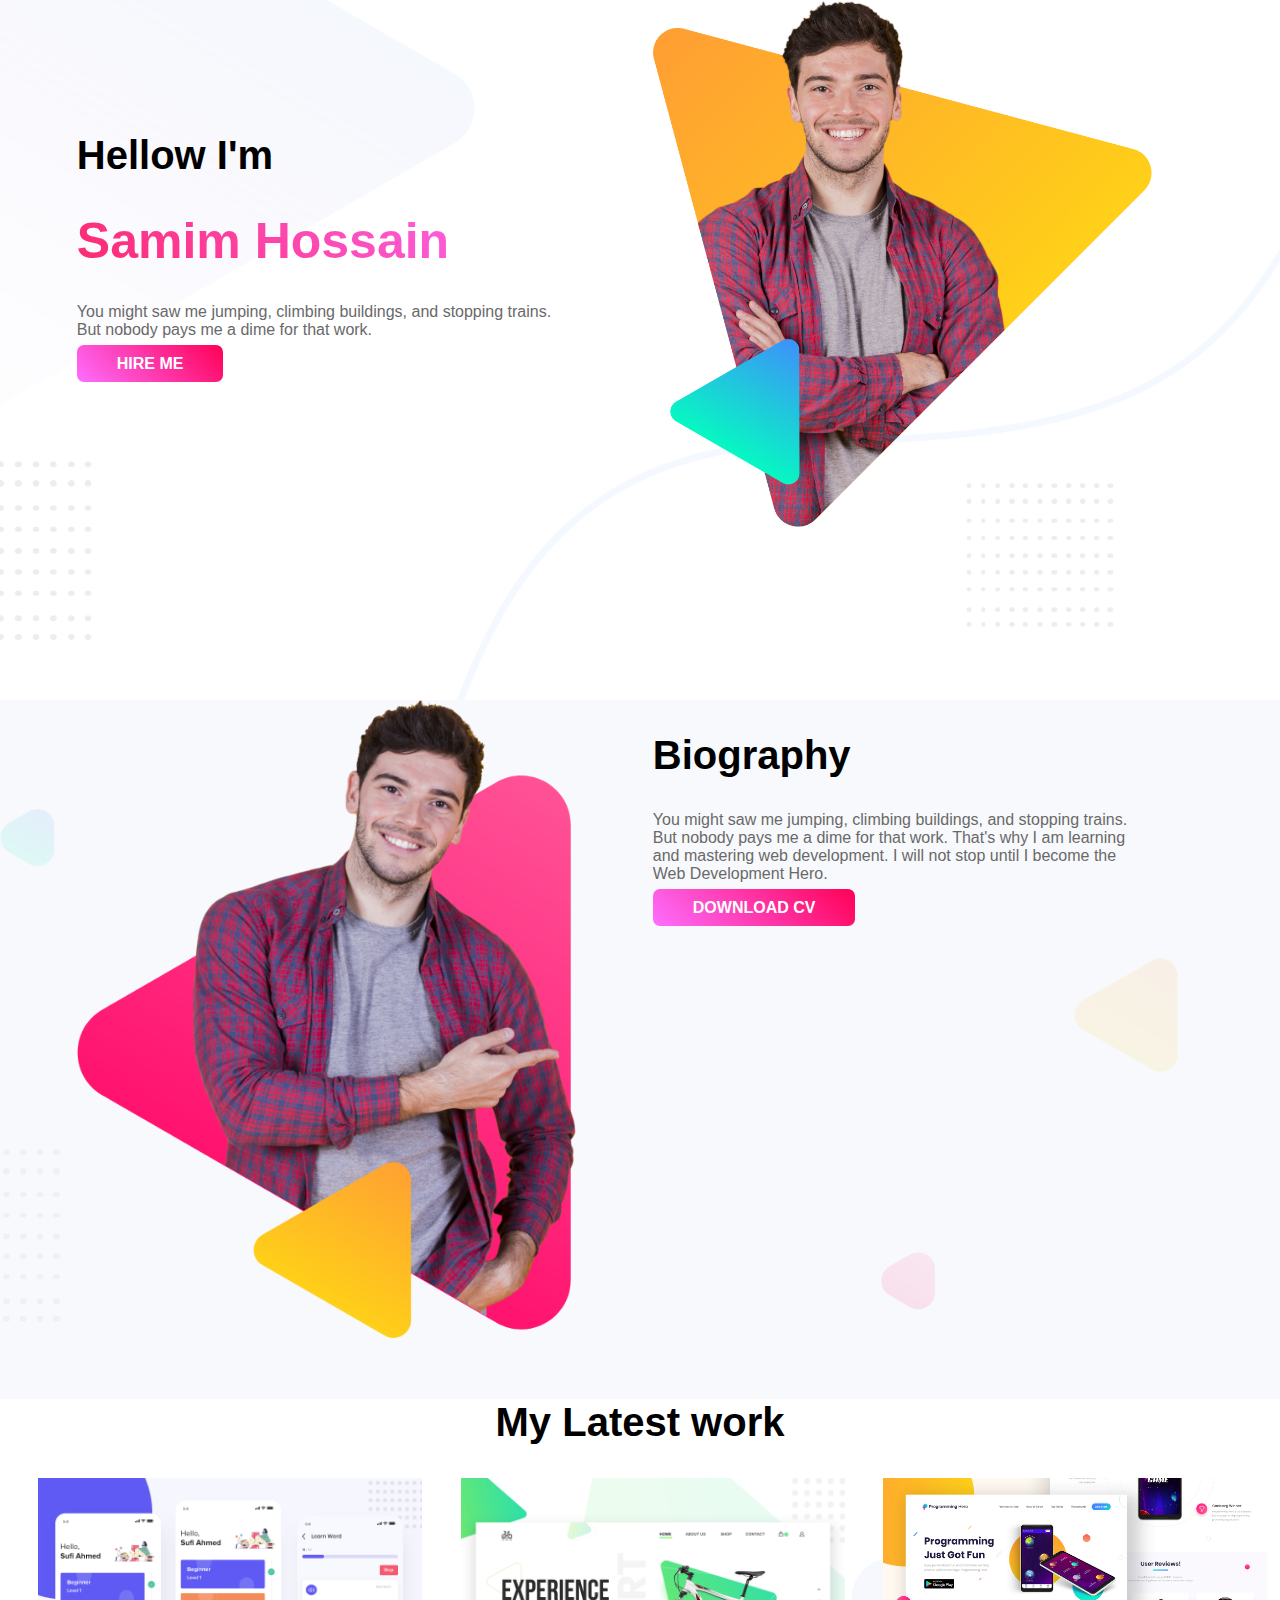
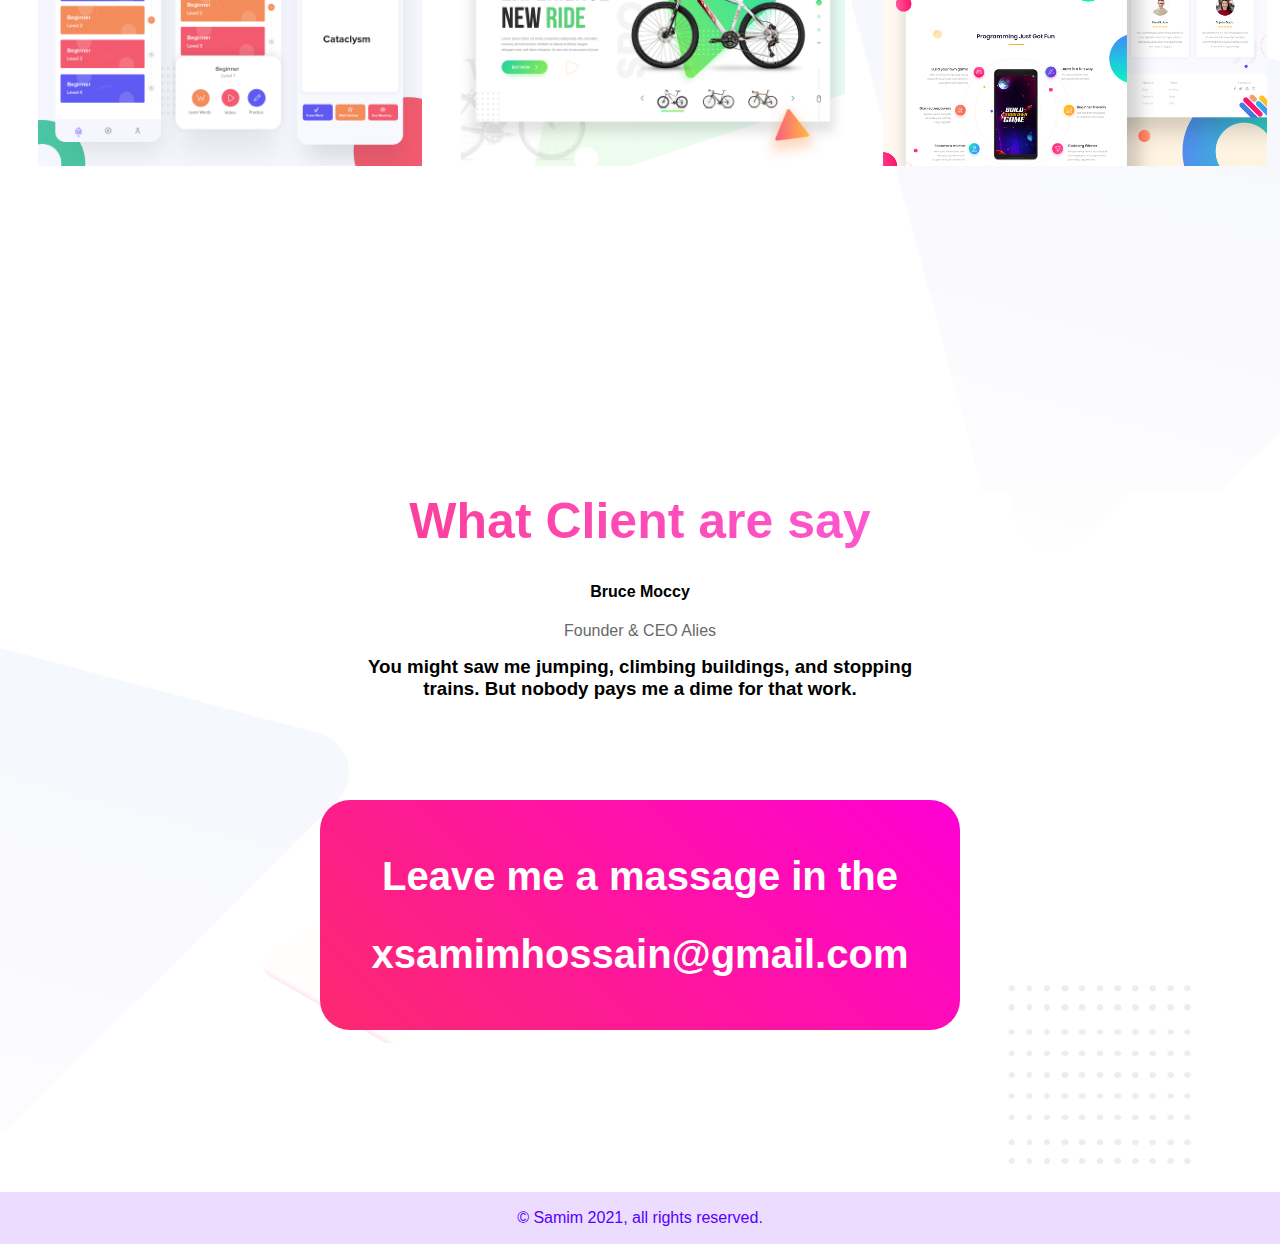
<file: index.html>
<!DOCTYPE html>
<html lang="en">

<head>
    <title>Personal-Website</title>
    <link rel="stylesheet" href="style.css">
    <link rel="shortcut icon" href="icon.png" type="image/x-icon">
</head>

<body>
    <section class="first-section">
        <div class="area para">
            <h2>Hellow I'm</h2>
            <h1>Samim Hossain</h1>
            <p>You might saw me jumping, climbing buildings, and stopping trains. But nobody pays me a dime for that
                work.
            </p>
            <a href="#">HIRE ME</a>
        </div>
        <div class="area">
            <img src="peter.png" alt="">
        </div>
    </section>
    <section class="second-section">
        <div class="area">
            <img src="peter_dream.png" alt="">
        </div>
        <div class="area">
            <h2>Biography</h2>
            <p>
                You might saw me jumping, climbing buildings, and stopping trains. But nobody pays me a dime for that
                work. That's why I am learning and mastering web development. I will not stop until I become the Web
                Development Hero.
            </p>
            <a href="#">DOWNLOAD CV</a>
        </div>
    </section>
    <section class="latest-area">
        <h2>My Latest work</h2>
        <div class="img">
            <img src="latest-work/work-1.png" alt="">
        </div>
        <div class="img">
            <img src="latest-work/work-2.jpg" alt="">
        </div>
        <div class="img">
            <img src="latest-work/work-3.jpg" alt="">
        </div>
    </section>
    <section class="last-section">
        <h1>What Client are say</h1>
        <h4>Bruce Moccy</h4>
        <p>Founder & CEO Alies</p>
        <h3>You might saw me jumping, climbing buildings, and stopping trains. But nobody pays me a dime for that work.
        </h3>
        <div class="last">
            <h2>Leave me a massage in the</h2>
            <h2 class="contact">xsamimhossain@gmail.com</h2>
        </div>
    </section>
    <footer>
        <p>© Samim 2021, all rights reserved.</p>
    </footer>
</body>

</html>
</file>
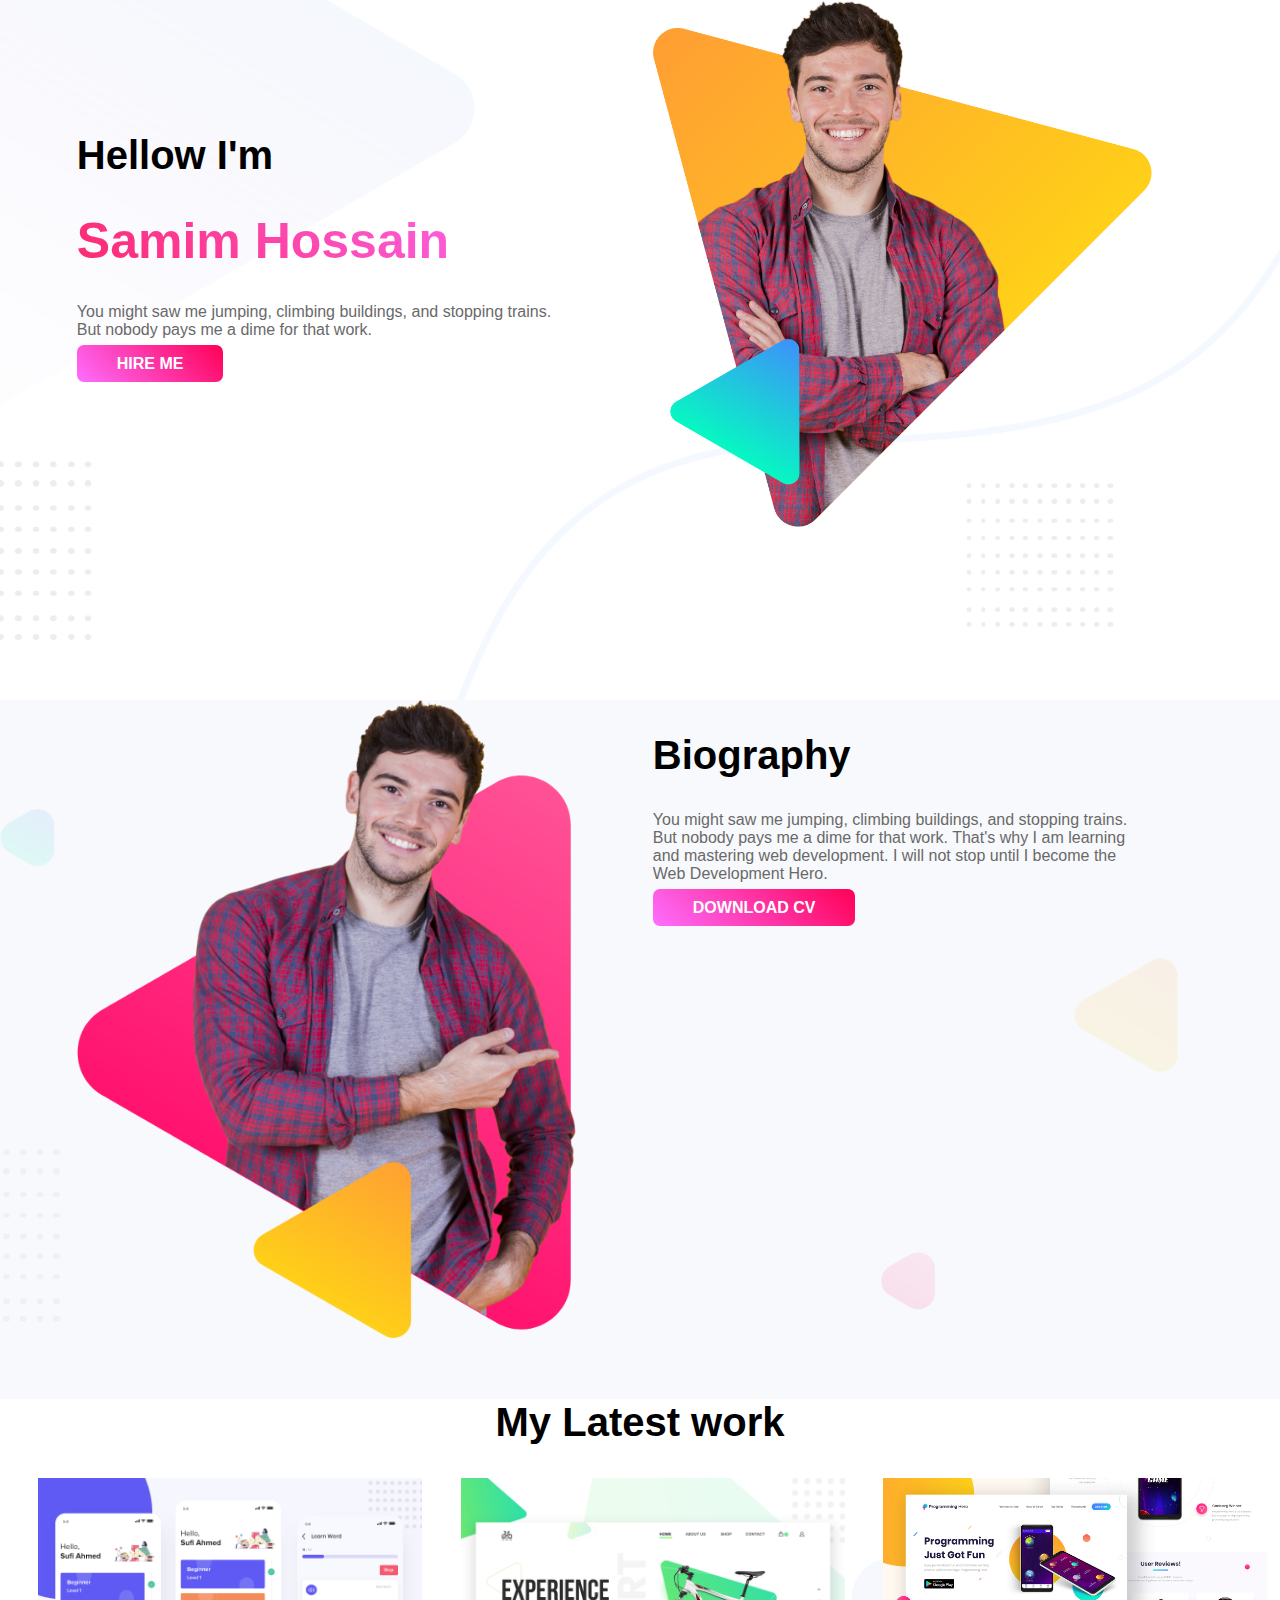
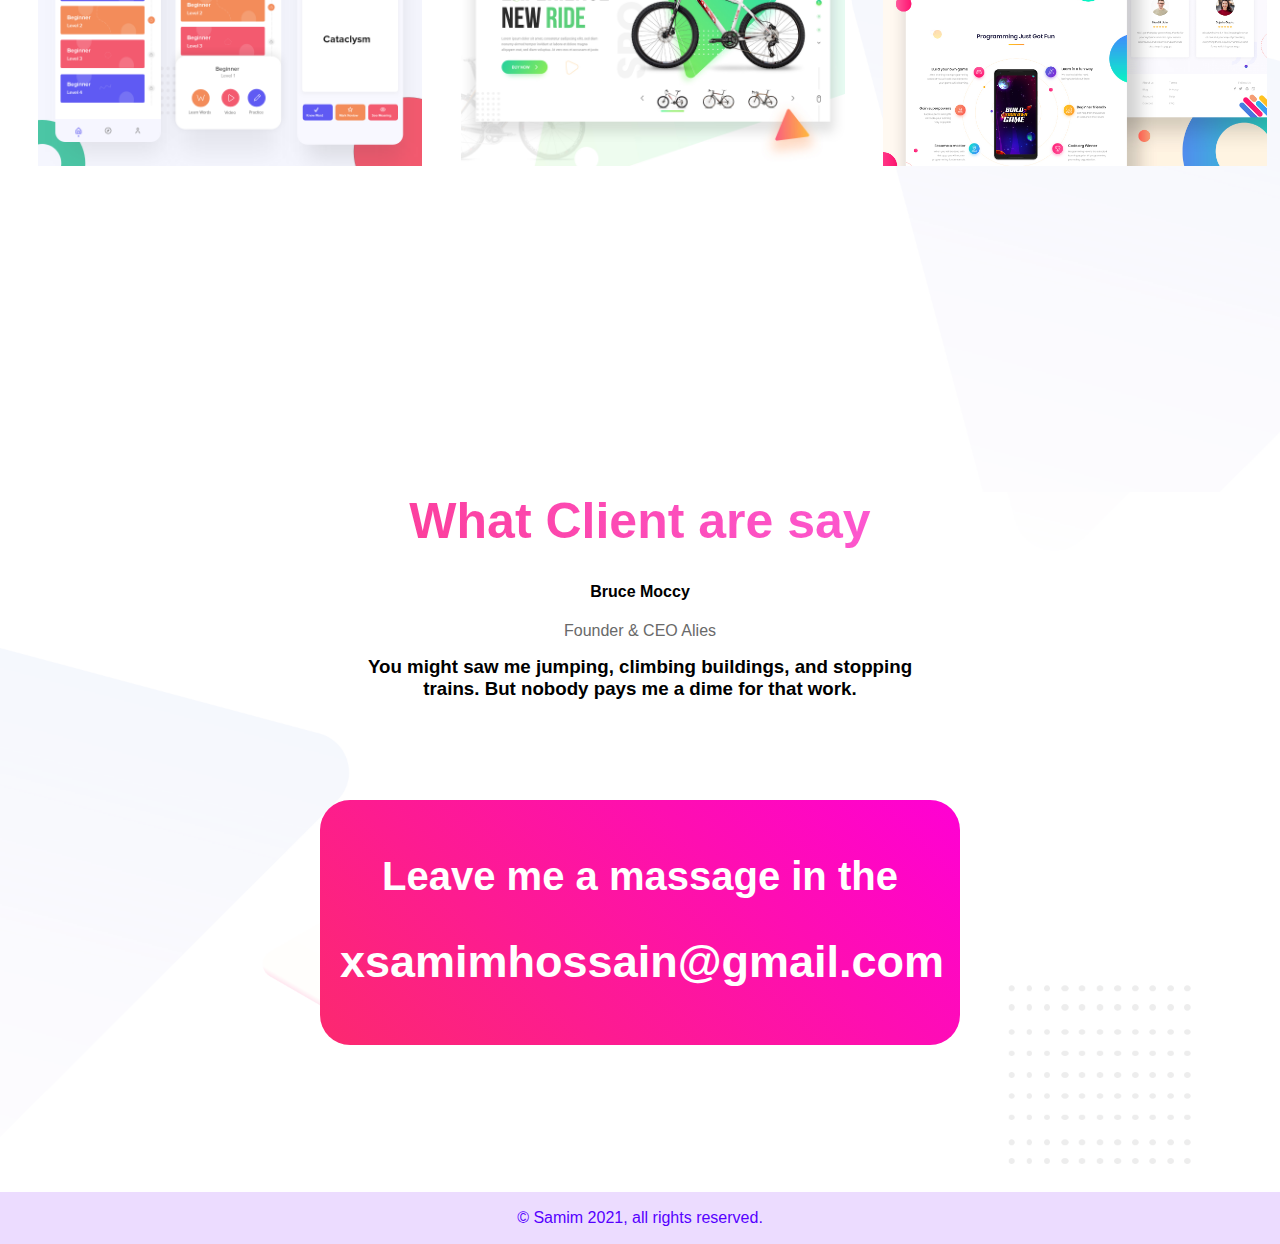
<file: Samim.HTML>
<!DOCTYPE html>
<html lang="en">

<head>
    <title>Latest-Work</title>
    <link rel="stylesheet" href="Samim.CSS">
    <link rel="shortcut icon" href="icon.png" type="image/x-icon">
</head>

<body>
    <section class="first-section">
        <div class="area para">
            <h2>Hellow I'm</h2>
            <h1>Samim Hossain</h1>
            <p>You might saw me jumping, climbing buildings, and stopping trains. But nobody pays me a dime for that
                work.
            </p>
            <a href="#">HIRE ME</a>
        </div>
        <div class="area">
            <img src="peter.png" alt="">
        </div>
    </section>
    <section class="second-section">
        <div class="area">
            <img src="peter_dream.png" alt="">
        </div>
        <div class="area">
            <h2>Biography</h2>
            <p>
                You might saw me jumping, climbing buildings, and stopping trains. But nobody pays me a dime for that
                work. That's why I am learning and mastering web development. I will not stop until I become the Web
                Development Hero.
            </p>
            <a href="#">DOWNLOAD CV</a>
        </div>
    </section>
    <section class="latest-area">
        <h2>My Latest work</h2>
        <div class="img">
            <img src="latest-work/work-1.png" alt="">
        </div>
        <div class="img">
            <img src="latest-work/work-2.jpg" alt="">
        </div>
        <div class="img">
            <img src="latest-work/work-3.jpg" alt="">
        </div>
    </section>
    <section class="last-section">
        <h1>What Client are say</h1>
        <h4>Bruce Moccy</h4>
        <p>Founder & CEO Alies</p>
        <h3>You might saw me jumping, climbing buildings, and stopping trains. But nobody pays me a dime for that work.
        </h3>
        <div class="last">
            <h2>Leave me a massage in the</h2>
            <h2 style="font-size: 45px;" class="contact">xsamimhossain@gmail.com</h2>
        </div>
    </section>
    <footer>
        <p>© Samim 2021, all rights reserved.</p>
    </footer>
</body>

</html>
</file>
<file: style.css>
body{
    margin: 0;
    font-family: sans-serif;
}
section{
    height: 700px;
    width: 100%;

}
h2{
    font-size: 40px;
}
h1{
    font-size: 50px;
    background: linear-gradient(45deg, #fc296f,#fd6eff);
-webkit-background-clip: text;
-webkit-text-fill-color: transparent;
}
.first-section{
    background-image: url("header-bg.png");
    background-repeat: no-repeat;
    background-size: cover;
}
.second-section{
    background-image: url("biography-bg.png");
    background-repeat: no-repeat;
    background-size: cover;
    background-position: right;
}
.latest-area{
    background-image: url("latest-work-bg.png");
    background-repeat: no-repeat;
    background-size: cover;
    margin-top:-33px;
}
.last-section{
    background-image: url("footer-bg.png");
    background-repeat: no-repeat;
    background-size: cover;
    margin-top: -42px;
}
.area{
    width:39%;
    float:left;
    margin-left: 6%;
}
.para{
    margin-top: 100px;
}
a{
    padding: 10px 40px;
    color: white;
    text-decoration: none;
    background: linear-gradient(45deg,#fd6eff, #ff0055);
    border-radius: 7px;
    font-weight: bold;
    transition: all 0.3s ease-in-out;
}
a:hover{
    background: linear-gradient(45deg,#ff0055,#fd6eff);
}
p{
    color: dimgray;
}
.area img{
    width: 100%;
}
.latest-area img{
    width: 100%;
}
.img{
    float:left;
    width: 30%;
    margin-left: 3%;
}
.latest-area h2{
    text-align: center;
}
.last-section h1{
    color: black;
    text-align: center;
}
.last-section h4{
    color: black;
    text-align: center;
}
.last-section p{
    text-align: center;
}
.last-section h3{
    text-align: center;
    width: 600px;
    margin: 0 auto;
}
.last{
    background: linear-gradient(45deg, #fc296f,#ff00d4);
    width: 600px;       
    margin: 0 auto;
    margin-top: 100px;
    padding: 20px 20px;
    border-radius: 30px;
    transition: 0.4s;
}
.last:hover{
box-shadow: 10px 10px 40px #ff2e74d1;
}
.last h2{
    text-align: center;
    color: white;
}
.last h1{
    text-align: center;
    color: white;
    
}
.contact{

    font-size: 40px!important;

    }
footer{
    background: #760aff24;
padding: 1px;

}
footer p{
    text-align: center;
    color: #5600ff;
}
@media only screen and (max-width: 550px) {
   

    h2{
        font-size: 35px;
    }
    h1{
        font-size: 48px;
        display: block;
        text-align: center;
        background: linear-gradient(45deg, #fc296f,#fd6eff);
    -webkit-background-clip: text;
    -webkit-text-fill-color: transparent;
    }
    .area{
        width:75%;
        float:none;
        margin-top: 10%;
    }
    section {
        height: 725px;
        width: 100%;
    }
    .latest-area {
        margin-top: 0;
    }
    .last-section{
        margin-top: -100%;
    }
    .last {
        background: linear-gradient(
    45deg
    , #fc296f,#ff00d4);
        width: 400px;
        height: 130px;
        margin: 0 auto;
        margin-top: 100px;
        padding: 20px 20px;
        border-radius: 30px;
        transition: 0.4s;
    }
    .contact{

    font-size: 25px!important;

    }
    .last h2 {
        text-align: center;
        color: white;
        font-size: 25px;
    }
    .last-section h3 {
        text-align: center;
        width: 450px;
        margin: 0 auto;
    }
    h2 {
        font-size: 30px;
        text-align: center;
    }
    a {
        padding: 10px 40px;
        color: white;
        text-decoration: none;
        background: linear-gradient(
    45deg
    ,#fd6eff, #ff0055);
        border-radius: 7px;
        font-weight: bold;
        transition: all 0.3s ease-in-out;
        margin-left: 36%;
    }
    .first-section {
        background-image: url(header-bg.png);
        background-repeat: no-repeat;
        background-size: cover;
        margin-top: -10%;
    }
    p {
        color: dimgray;
        text-align: center;
    }
    footer{
        background: #760aff24;
    padding: 1px;

    }
  }
</file>
<file: Samim.CSS>
body{
    margin: 0;
    font-family: sans-serif;
}
section{
    height: 700px;
    width: 100%;

}
h2{
    font-size: 40px;
}
h1{
    font-size: 50px;
    background: linear-gradient(45deg, #fc296f,#fd6eff);
-webkit-background-clip: text;
-webkit-text-fill-color: transparent;
}
.first-section{
    background-image: url("header-bg.png");
    background-repeat: no-repeat;
    background-size: cover;
}
.second-section{
    background-image: url("biography-bg.png");
    background-repeat: no-repeat;
    background-size: cover;
    background-position: right;
}
.latest-area{
    background-image: url("latest-work-bg.png");
    background-repeat: no-repeat;
    background-size: cover;
    margin-top:-33px;
}
.last-section{
    background-image: url("footer-bg.png");
    background-repeat: no-repeat;
    background-size: cover;
    margin-top: -42px;
}
.area{
    width:39%;
    float:left;
    margin-left: 6%;
}
.para{
    margin-top: 100px;
}
a{
    padding: 10px 40px;
    color: white;
    text-decoration: none;
    background: linear-gradient(45deg,#fd6eff, #ff0055);
    border-radius: 7px;
    font-weight: bold;
    transition: all 0.3s ease-in-out;
}
a:hover{
    background: linear-gradient(45deg,#ff0055,#fd6eff);
}
p{
    color: dimgray;
}
.area img{
    width: 100%;
}
.latest-area img{
    width: 100%;
}
.img{
    float:left;
    width: 30%;
    margin-left: 3%;
}
.latest-area h2{
    text-align: center;
}
.last-section h1{
    color: black;
    text-align: center;
}
.last-section h4{
    color: black;
    text-align: center;
}
.last-section p{
    text-align: center;
}
.last-section h3{
    text-align: center;
    width: 600px;
    margin: 0 auto;
}
.last{
    background: linear-gradient(45deg, #fc296f,#ff00d4);
    width: 600px;       
    margin: 0 auto;
    margin-top: 100px;
    padding: 20px 20px;
    border-radius: 30px;
    transition: 0.4s;
}
.last:hover{
box-shadow: 10px 10px 40px #ff2e74d1;
}
.last h2{
    text-align: center;
    color: white;
}
.last h1{
    text-align: center;
    color: white;
    
}
footer{
    background: #760aff24;
padding: 1px;

}
footer p{
    text-align: center;
    color: #5600ff;
}
@media only screen and (max-width: 550px) {
   

    h2{
        font-size: 35px;
    }
    h1{
        font-size: 48px;
        display: block;
        text-align: center;
        background: linear-gradient(45deg, #fc296f,#fd6eff);
    -webkit-background-clip: text;
    -webkit-text-fill-color: transparent;
    }
    .area{
        width:75%;
        float:none;
        margin-top: 10%;
    }
    section {
        height: 725px;
        width: 100%;
    }
    .latest-area {
        margin-top: 0;
    }
    .last-section{
        margin-top: -100%;
    }
    .last {
        background: linear-gradient(
    45deg
    , #fc296f,#ff00d4);
        width: 400px;
        height: 130px;
        margin: 0 auto;
        margin-top: 100px;
        padding: 20px 20px;
        border-radius: 30px;
        transition: 0.4s;
    }
    .contact{

    font-size: 30px!important;

    }
    .last h2 {
        text-align: center;
        color: white;
        font-size: 25px;
    }
    .last-section h3 {
        text-align: center;
        width: 450px;
        margin: 0 auto;
    }
    h2 {
        font-size: 35px;
        text-align: center;
    }
    a {
        padding: 10px 40px;
        color: white;
        text-decoration: none;
        background: linear-gradient(
    45deg
    ,#fd6eff, #ff0055);
        border-radius: 7px;
        font-weight: bold;
        transition: all 0.3s ease-in-out;
        margin-left: 36%;
    }
    .first-section {
        background-image: url(header-bg.png);
        background-repeat: no-repeat;
        background-size: cover;
        margin-top: -10%;
    }
    p {
        color: dimgray;
        text-align: center;
    }
    footer{
        background: #760aff24;
    padding: 1px;

    }
  }
</file>
